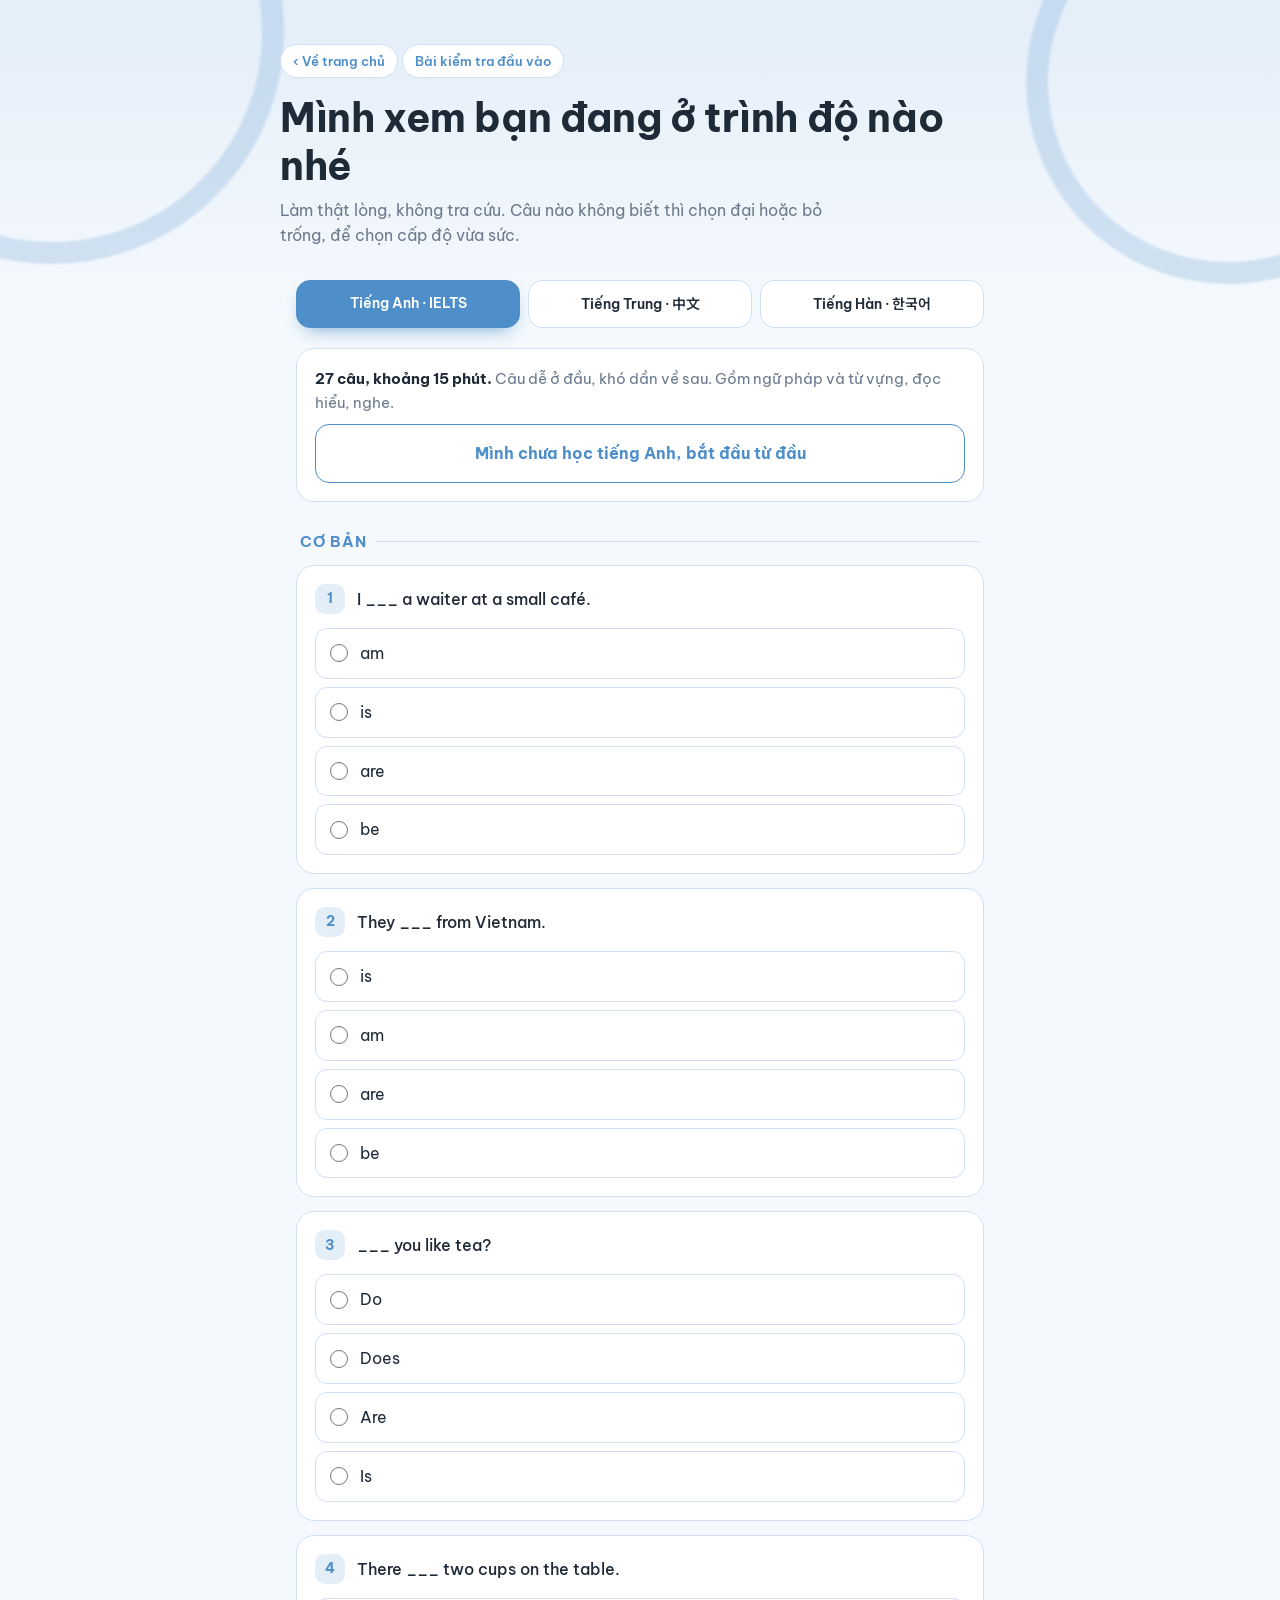
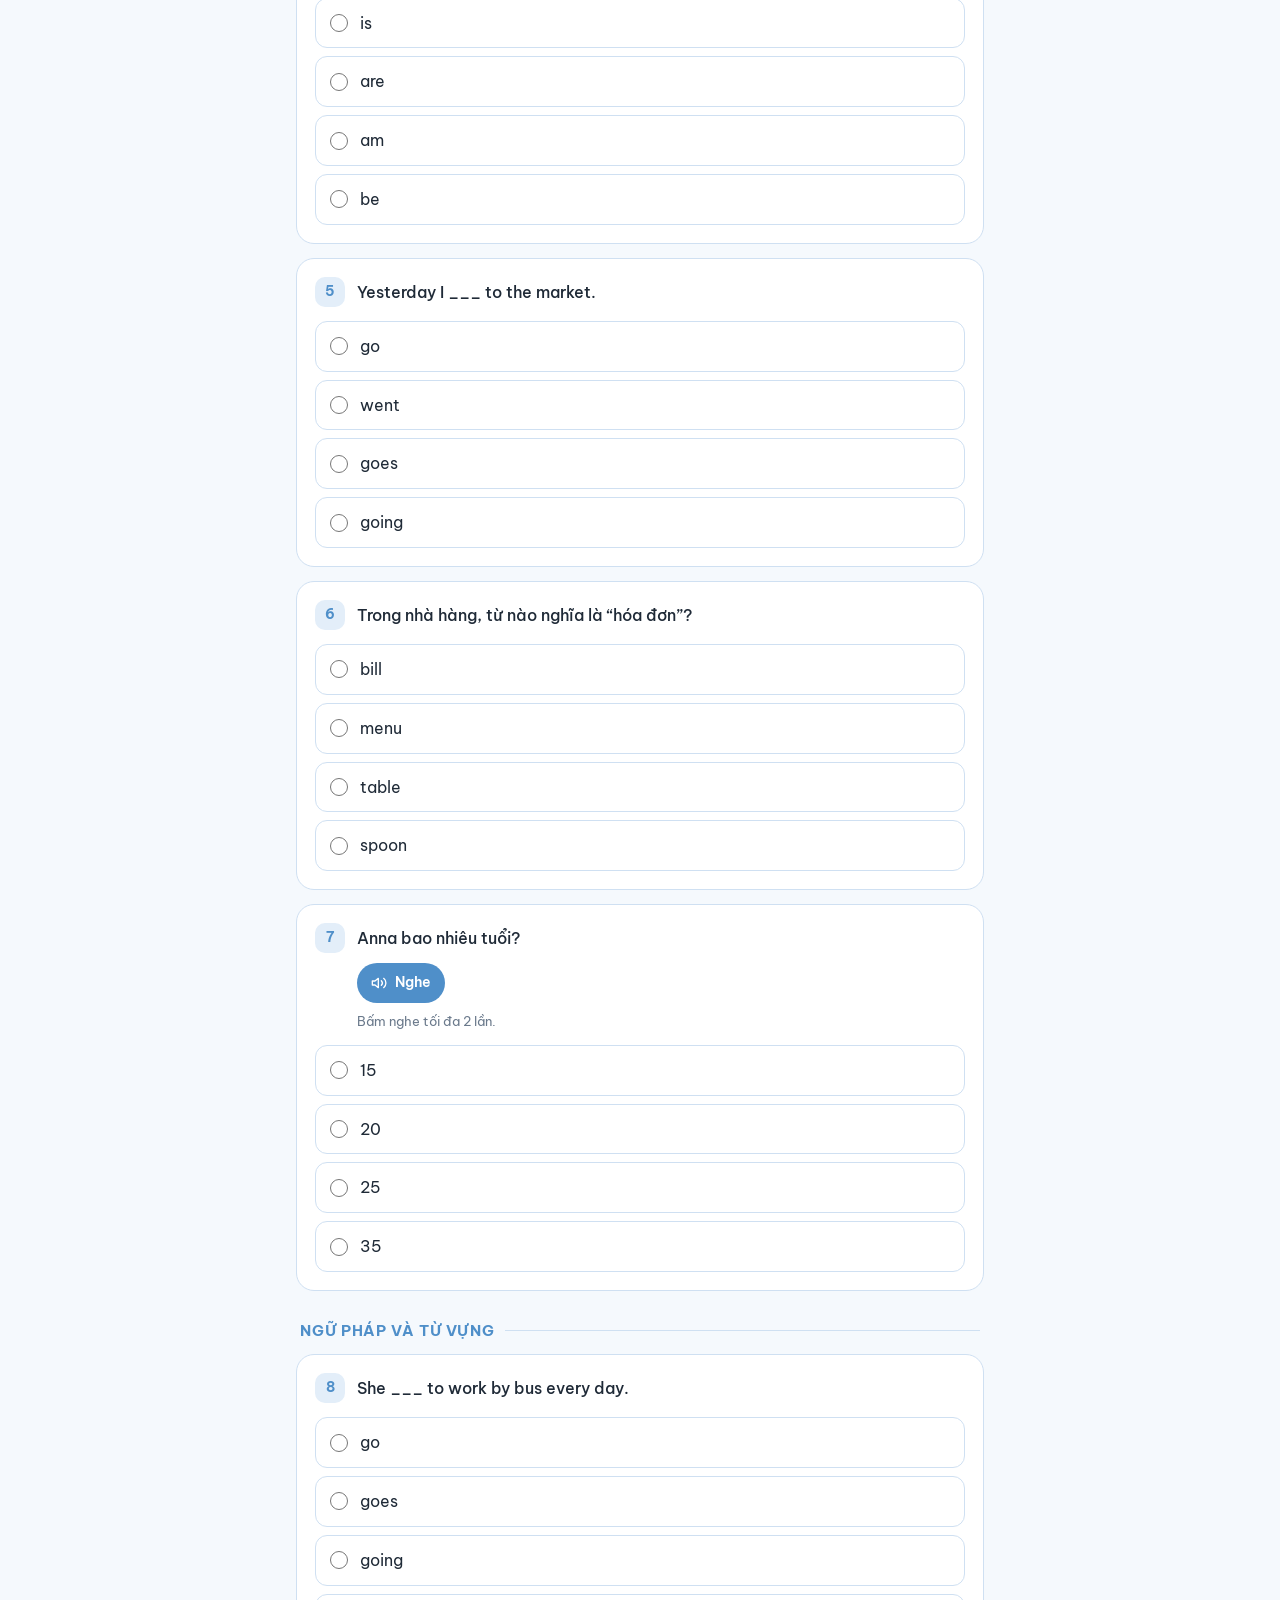
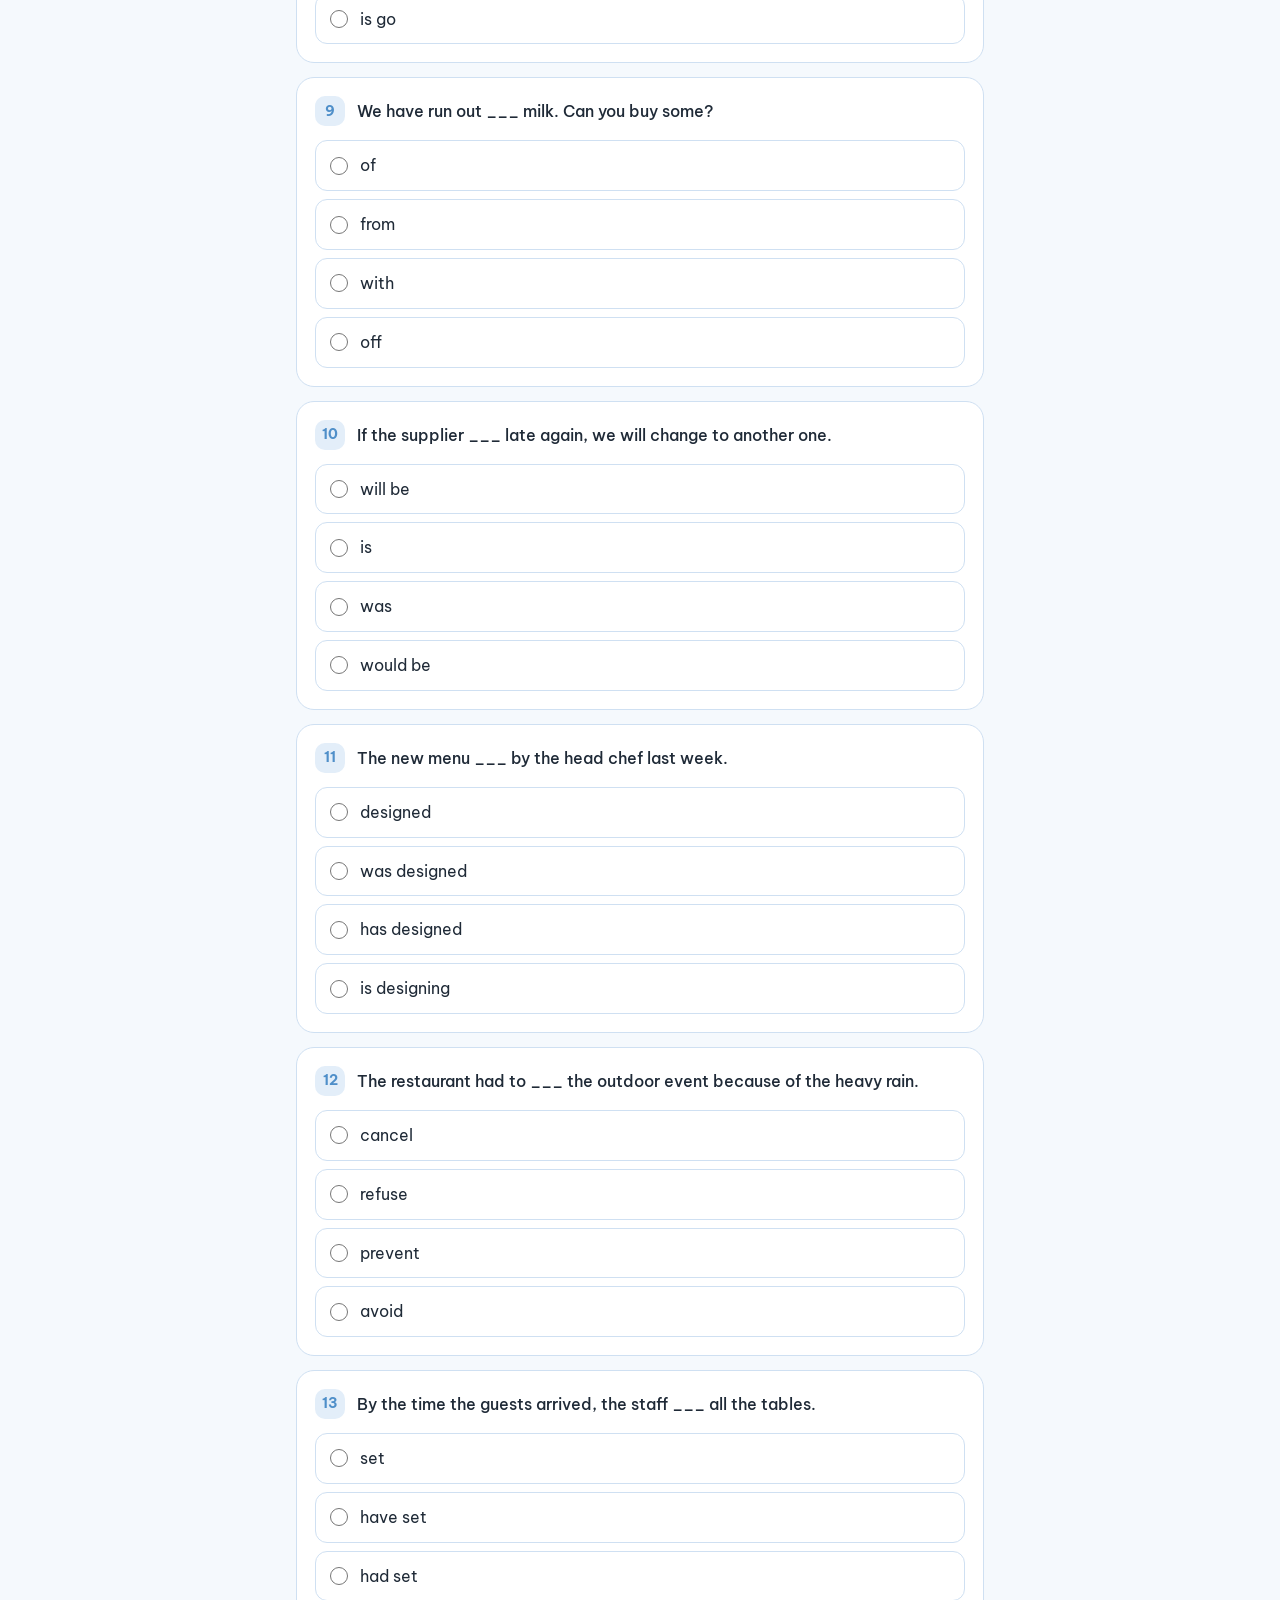
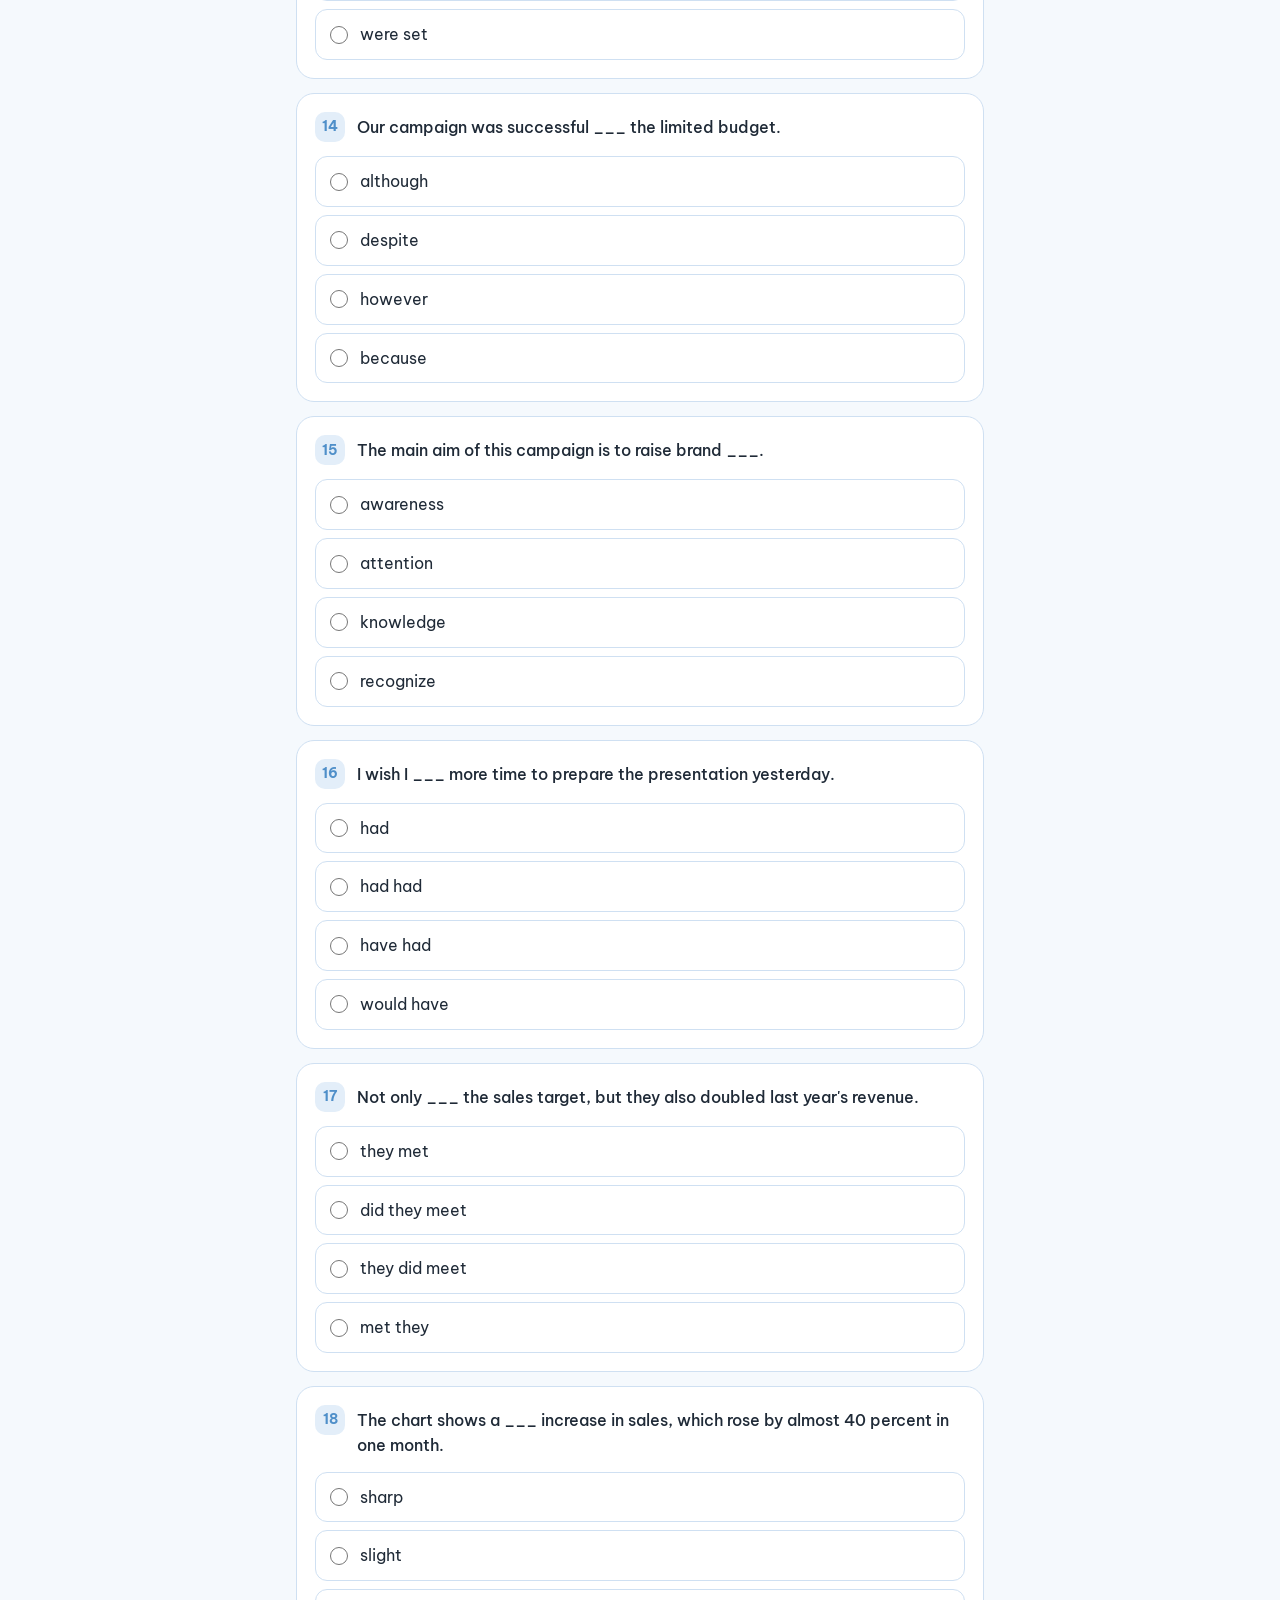
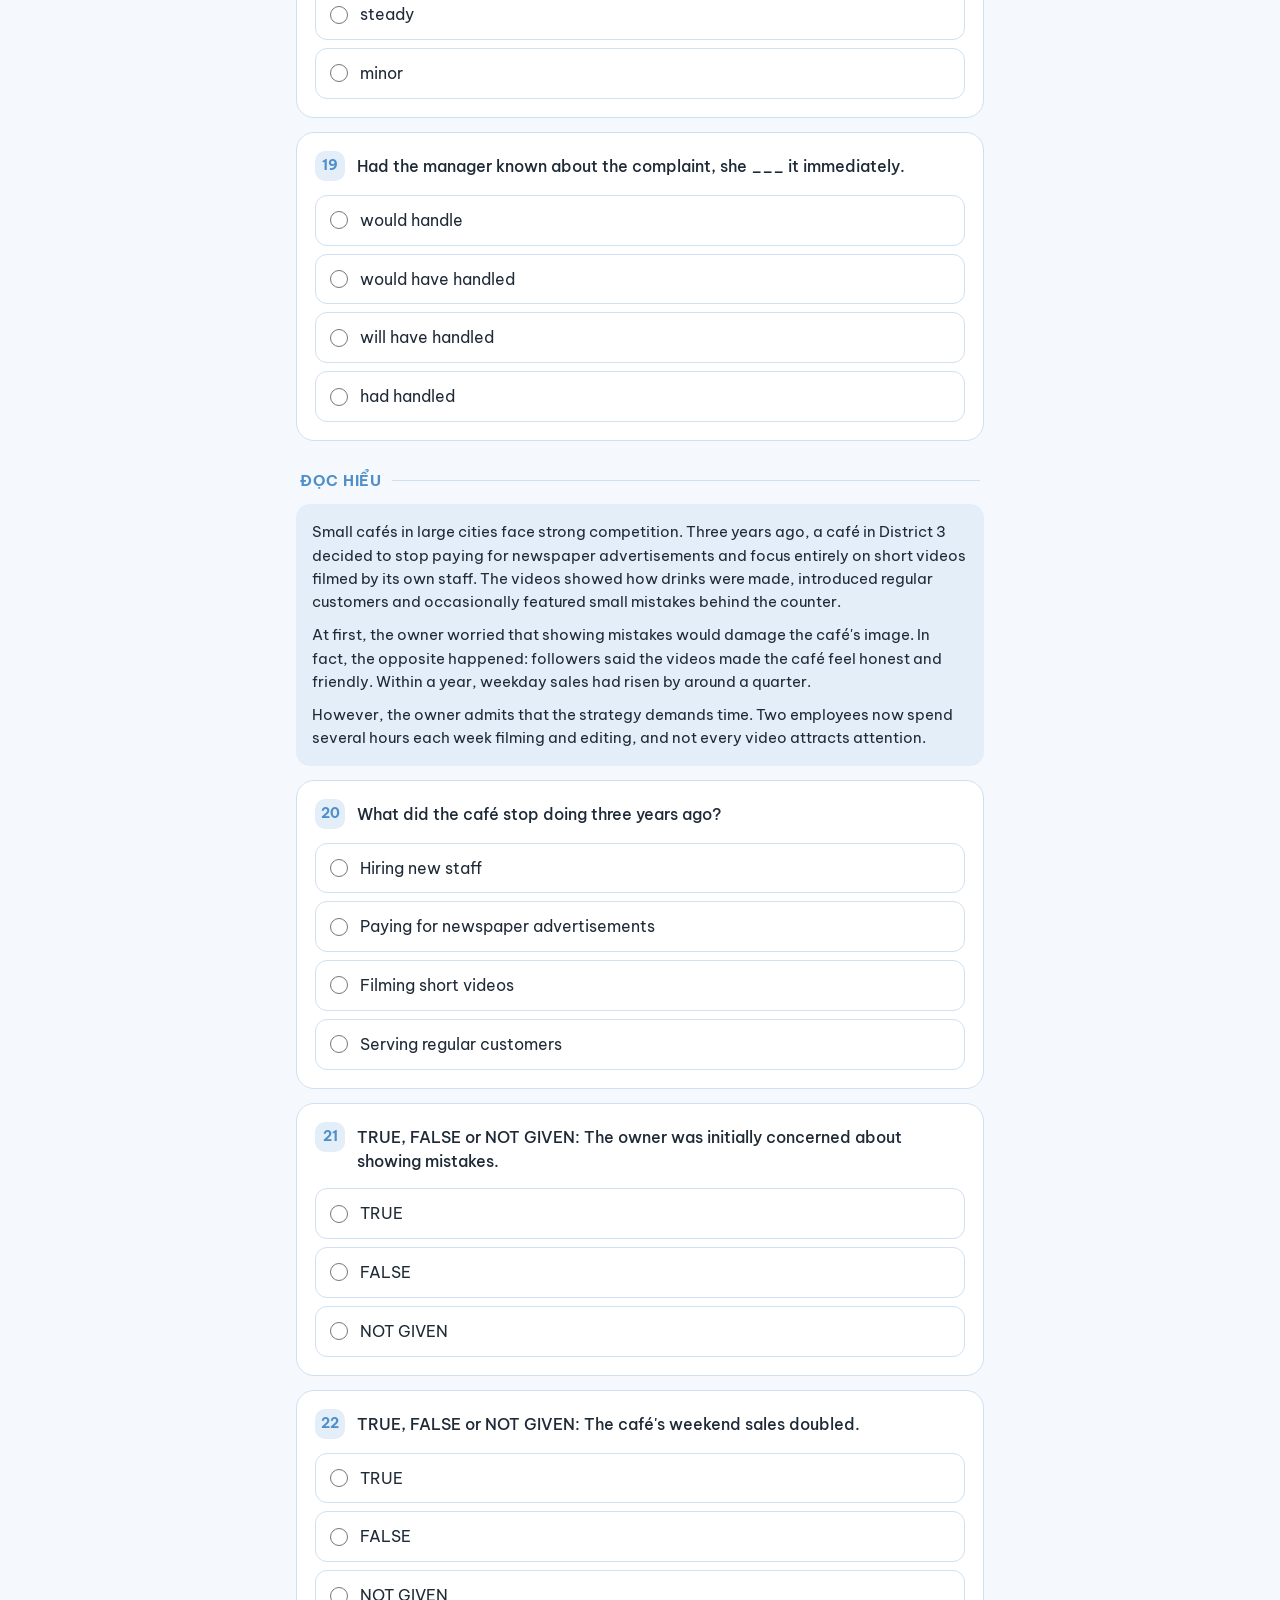
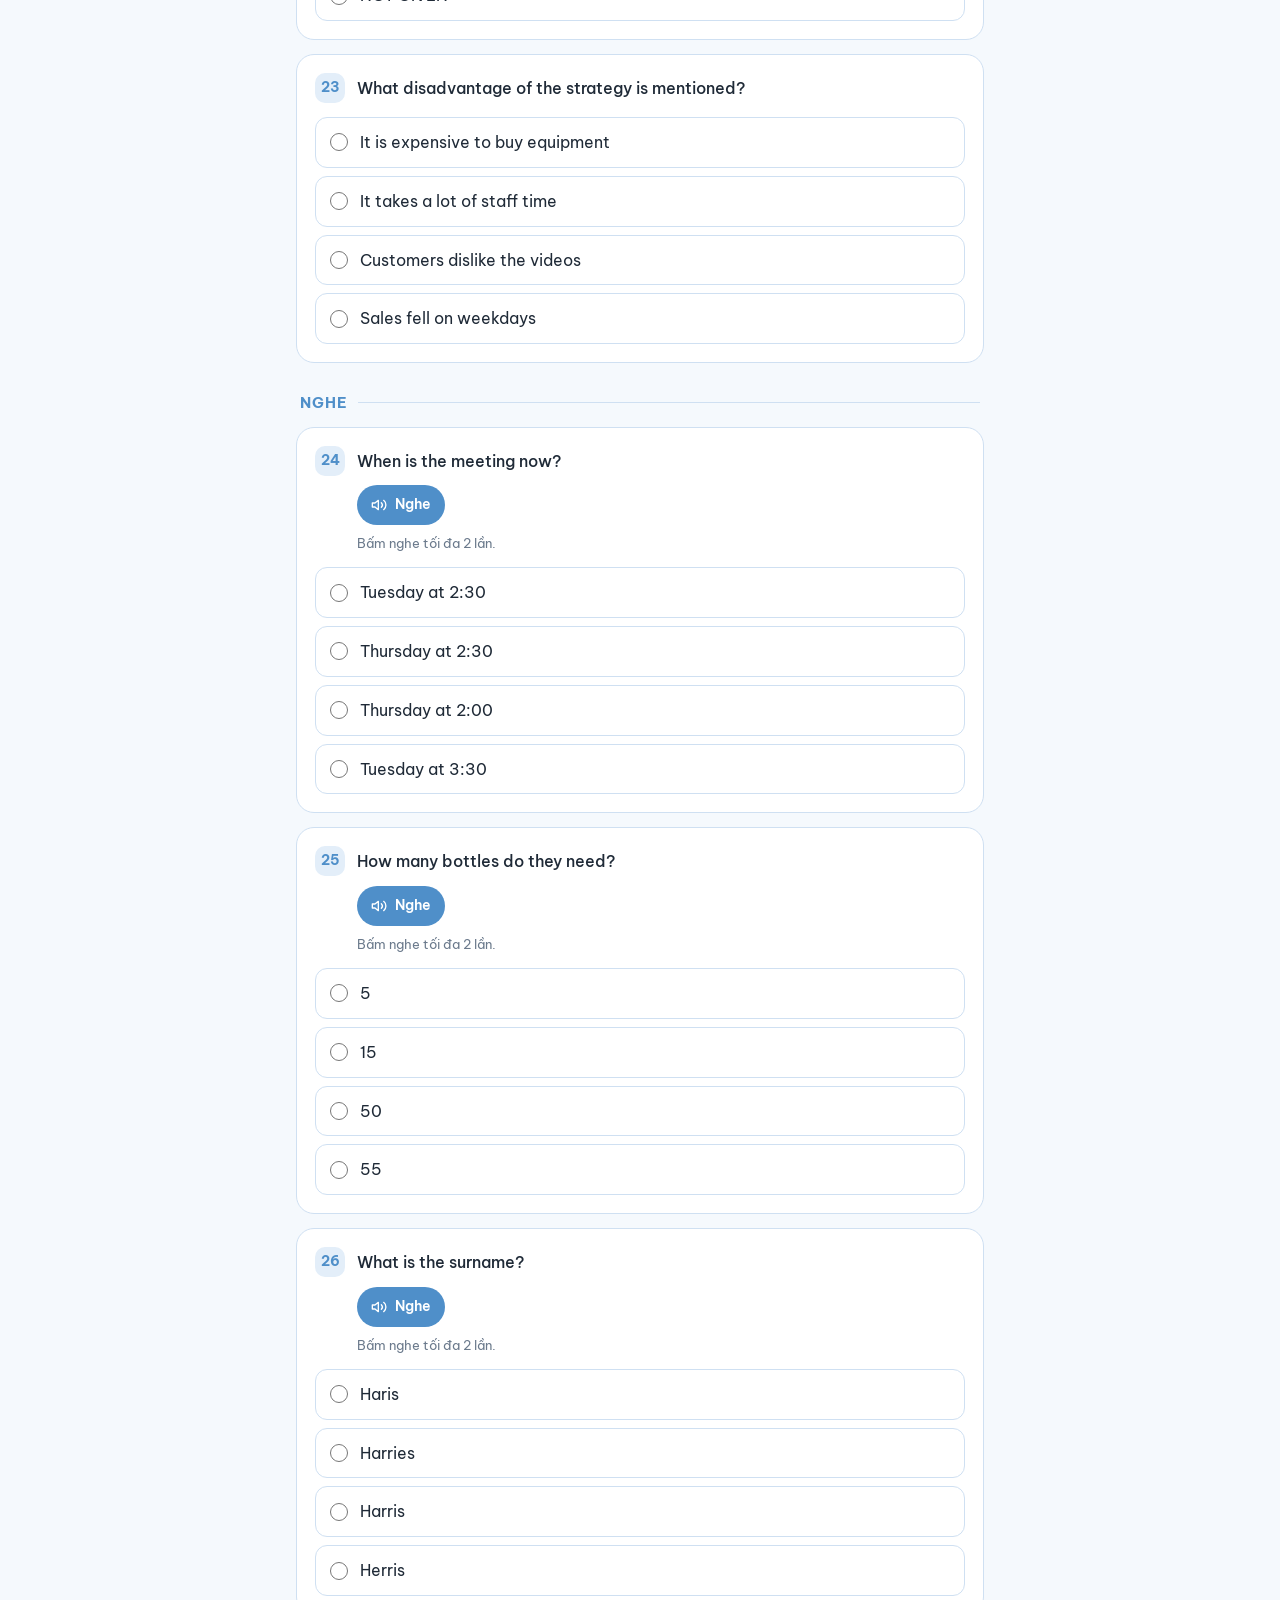
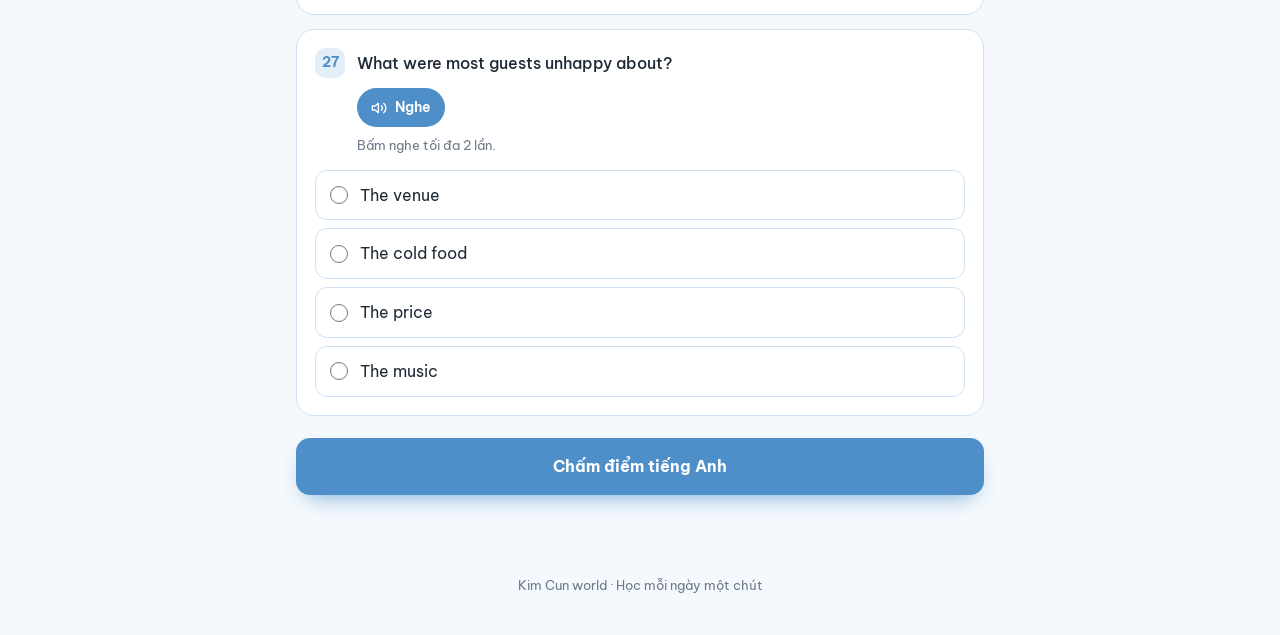
<file: test.html>
<!doctype html>
<html lang="vi">
<head>
<meta charset="utf-8">
<meta name="viewport" content="width=device-width, initial-scale=1">
<title>Kiểm tra đầu vào</title>
<link rel="preconnect" href="https://fonts.googleapis.com">
<link href="https://fonts.googleapis.com/css2?family=Be+Vietnam+Pro:wght@400;500;600;700&family=Noto+Sans+SC:wght@400;500;700&family=Noto+Sans+KR:wght@400;500;700&display=swap" rel="stylesheet">
<style>
:root{
  --bg:#f5f9fd; --surface:#ffffff; --ink:#1f2a37; --muted:#6b7a8c;
  --blue:#8fb8de; --blue-strong:#4f8fc9; --blue-soft:#e3eef9; --blue-line:#cfe0f2;
  --ok:#2f9e6e; --ok-soft:#e3f5ec; --bad:#d0566b; --bad-soft:#fbe8ec;
  --radius:18px;
}
@media (prefers-color-scheme: dark){
  :root:not([data-theme="light"]){
    --bg:#0f1722; --surface:#172231; --ink:#e6edf5; --muted:#93a3b6;
    --blue:#5d8fbf; --blue-strong:#8fbbe6; --blue-soft:#1d2d40; --blue-line:#2a3d55;
    --ok:#5cc79a; --ok-soft:#173528; --bad:#ef8a9c; --bad-soft:#3a1d25;
  }
}
:root[data-theme="dark"]{
  --bg:#0f1722; --surface:#172231; --ink:#e6edf5; --muted:#93a3b6;
  --blue:#5d8fbf; --blue-strong:#8fbbe6; --blue-soft:#1d2d40; --blue-line:#2a3d55;
  --ok:#5cc79a; --ok-soft:#173528; --bad:#ef8a9c; --bad-soft:#3a1d25;
}
*{box-sizing:border-box}
html,body{margin:0}
body{background:var(--bg);color:var(--ink);font-family:"Be Vietnam Pro",system-ui,sans-serif;line-height:1.55;-webkit-font-smoothing:antialiased}
.zh{font-family:"Noto Sans SC","PingFang SC",sans-serif}
.ko{font-family:"Noto Sans KR","Apple SD Gothic Neo","Malgun Gothic",sans-serif}
.prompt .ko{font-size:1.3em}
.hero{position:relative;overflow:hidden;padding:44px 16px 64px;background:linear-gradient(180deg,var(--blue-soft),var(--bg))}
.hero::before,.hero::after{content:"";position:absolute;border-radius:999px;border:22px solid var(--blue);opacity:.35;filter:blur(1px)}
.hero::before{width:420px;height:420px;left:-180px;top:-200px}
.hero::after{width:360px;height:360px;right:-150px;top:-120px}
.wrap{max-width:720px;margin:0 auto;position:relative}
.badge{display:inline-flex;align-items:center;gap:8px;background:var(--surface);border:1px solid var(--blue-line);color:var(--blue-strong);font-weight:600;font-size:13px;padding:6px 12px;border-radius:999px}
h1{font-size:clamp(28px,6vw,40px);line-height:1.2;margin:16px 0 8px;letter-spacing:-.01em}
.lead{color:var(--muted);margin:0;max-width:560px}
.tabs{display:flex;gap:8px;margin:-32px auto 0;max-width:720px;padding:0 16px;position:relative;z-index:2}
.tab{flex:1;border:1px solid var(--blue-line);background:var(--surface);color:var(--ink);font:inherit;font-weight:600;font-size:14px;padding:12px 8px;border-radius:14px;cursor:pointer;transition:.2s}
.tab[aria-selected="true"]{background:var(--blue-strong);border-color:var(--blue-strong);color:#fff;box-shadow:0 8px 20px -10px var(--blue-strong)}
main{max-width:720px;margin:0 auto;padding:20px 16px 80px}
.panel{display:none}.panel.active{display:block}
.intro{background:var(--surface);border:1px solid var(--blue-line);border-radius:var(--radius);padding:18px 18px;margin-bottom:18px;color:var(--muted);font-size:15px}
.intro b{color:var(--ink)}
.section-title{display:flex;align-items:center;gap:10px;margin:28px 4px 12px;font-size:15px;font-weight:700;color:var(--blue-strong);text-transform:uppercase;letter-spacing:.06em}
.section-title::after{content:"";flex:1;height:1px;background:var(--blue-line)}
.q{background:var(--surface);border:1px solid var(--blue-line);border-radius:var(--radius);padding:18px;margin-bottom:14px}
.q-head{display:flex;gap:12px;align-items:flex-start}
.num{flex:none;width:30px;height:30px;border-radius:10px;background:var(--blue-soft);color:var(--blue-strong);display:grid;place-items:center;font-weight:700;font-size:14px}
.prompt{font-weight:500;margin:3px 0 0}
.prompt .zh{font-size:1.25em}
.opts{display:grid;gap:8px;margin-top:14px}
.opt{display:flex;align-items:center;gap:12px;border:1.5px solid var(--blue-line);border-radius:12px;padding:12px 14px;cursor:pointer;transition:.15s;background:transparent}
.opt:hover{border-color:var(--blue)}
.opt input{accent-color:var(--blue-strong);width:18px;height:18px;flex:none;margin:0}
.opt.picked{border-color:var(--blue-strong);background:var(--blue-soft)}
.opt.right{border-color:var(--ok);background:var(--ok-soft)}
.opt.wrong{border-color:var(--bad);background:var(--bad-soft)}
.listen{display:inline-flex;align-items:center;gap:8px;margin-top:12px;border:none;background:var(--blue-strong);color:#fff;font:inherit;font-weight:600;font-size:14px;padding:9px 14px;border-radius:999px;cursor:pointer}
.listen svg{width:16px;height:16px}
.hint{font-size:13px;color:var(--muted);margin-top:8px}
.passage{background:var(--blue-soft);border-radius:14px;padding:16px;font-size:15px;margin-bottom:14px}
.passage p{margin:0 0 10px}.passage p:last-child{margin:0}
.submit{display:block;width:100%;margin-top:22px;border:none;background:var(--blue-strong);color:#fff;font:inherit;font-weight:700;font-size:16px;padding:16px;border-radius:14px;cursor:pointer;box-shadow:0 10px 24px -12px var(--blue-strong)}
.ghost{background:var(--surface);color:var(--blue-strong);border:1.5px solid var(--blue-strong);box-shadow:none}
.result{display:none;background:var(--surface);border:1.5px solid var(--blue-strong);border-radius:var(--radius);padding:22px;margin-top:22px}
.result.show{display:block}
.result h3{margin:0 0 4px;font-size:22px}
.score{font-size:44px;font-weight:700;color:var(--blue-strong);line-height:1.1;margin:10px 0}
.result ul{padding-left:20px;margin:10px 0 0;color:var(--muted)}
.result li{margin-bottom:4px}
.note{font-size:13px;color:var(--muted);margin-top:12px}
.skip{margin-top:10px}
footer{text-align:center;color:var(--muted);font-size:13px;padding:0 16px 40px}
</style>
</head>
<body>
<header class="hero">
  <div class="wrap">
    <a class="badge" href="./" style="text-decoration:none">‹ Về trang chủ</a> <span class="badge">Bài kiểm tra đầu vào</span> 
    <h1>Mình xem bạn đang ở trình độ nào nhé</h1>
    <p class="lead">Làm thật lòng, không tra cứu. Câu nào không biết thì chọn đại hoặc bỏ trống, để chọn cấp độ vừa sức.</p>
  </div>
</header>

<div class="tabs" role="tablist">
  <button class="tab" role="tab" aria-selected="true" data-tab="en">Tiếng Anh · IELTS</button>
  <button class="tab" role="tab" aria-selected="false" data-tab="zh">Tiếng Trung · <span class="zh">中文</span></button>
  <button class="tab" role="tab" aria-selected="false" data-tab="ko">Tiếng Hàn · <span class="ko">한국어</span></button>
</div>

<main>
  <!-- ENGLISH -->
  <section class="panel active" id="panel-en">
    <div class="intro"><b>27 câu, khoảng 15 phút.</b> Câu dễ ở đầu, khó dần về sau. Gồm ngữ pháp và từ vựng, đọc hiểu, nghe.
      <button class="submit ghost skip" id="en-skip">Mình chưa học tiếng Anh, bắt đầu từ đầu</button></div>
    <div id="en-qs"></div>
    <button class="submit" id="en-submit">Chấm điểm tiếng Anh</button>
    <div class="result" id="en-result"></div>
  </section>

  <!-- CHINESE -->
  <section class="panel" id="panel-zh">
    <div class="intro"><b>13 câu, khoảng 10 phút.</b> Gồm nghĩa từ, pinyin, thanh điệu, câu giao tiếp, nghe và chữ Hán.
      <button class="submit ghost skip" id="zh-skip">Mình chưa học tiếng Trung, bắt đầu từ con số 0</button>
    </div>
    <div id="zh-qs"></div>
    <button class="submit" id="zh-submit">Chấm điểm tiếng Trung</button>
    <div class="result" id="zh-result"></div>
  </section>
  <!-- KOREAN -->
  <section class="panel" id="panel-ko">
    <div class="intro"><b>12 câu, khoảng 8 phút.</b> Gồm chữ Hangul, nghe, nghĩa từ và câu giao tiếp cơ bản.
      <button class="submit ghost skip" id="ko-skip">Mình chưa học tiếng Hàn, bắt đầu từ bảng chữ cái</button>
    </div>
    <div id="ko-qs"></div>
    <button class="submit" id="ko-submit">Chấm điểm tiếng Hàn</button>
    <div class="result" id="ko-result"></div>
  </section>
</main>
<footer>Kim Cun world · Học mỗi ngày một chút</footer>

<script>
const SPEAKER='<svg viewBox="0 0 24 24" fill="none" stroke="currentColor" stroke-width="2" stroke-linecap="round" stroke-linejoin="round"><path d="M11 5 6 9H2v6h4l5 4V5z"/><path d="M15.5 8.5a5 5 0 0 1 0 7"/><path d="M19 5a9 9 0 0 1 0 14"/></svg>';

const EN=[
 {sec:"Cơ bản"},
 {lv:"A1",q:"I ___ a waiter at a small café.",o:["am","is","are","be"],a:0},
 {lv:"A1",q:"They ___ from Vietnam.",o:["is","am","are","be"],a:2},
 {lv:"A1",q:"___ you like tea?",o:["Do","Does","Are","Is"],a:0},
 {lv:"A1",q:"There ___ two cups on the table.",o:["is","are","am","be"],a:1},
 {lv:"A1",q:"Yesterday I ___ to the market.",o:["go","went","goes","going"],a:1},
 {lv:"A1",q:"Trong nhà hàng, từ nào nghĩa là “hóa đơn”?",o:["bill","menu","table","spoon"],a:0},
 {lv:"A1",say:"Hello, my name is Anna. I am twenty-five years old.",q:"Anna bao nhiêu tuổi?",o:["15","20","25","35"],a:2},
 {sec:"Ngữ pháp và từ vựng"},
 {lv:"A2",q:"She ___ to work by bus every day.",o:["go","goes","going","is go"],a:1},
 {lv:"A2",q:"We have run out ___ milk. Can you buy some?",o:["of","from","with","off"],a:0},
 {lv:"B1",q:"If the supplier ___ late again, we will change to another one.",o:["will be","is","was","would be"],a:1},
 {lv:"B1",q:"The new menu ___ by the head chef last week.",o:["designed","was designed","has designed","is designing"],a:1},
 {lv:"B1",q:"The restaurant had to ___ the outdoor event because of the heavy rain.",o:["cancel","refuse","prevent","avoid"],a:0},
 {lv:"B2",q:"By the time the guests arrived, the staff ___ all the tables.",o:["set","have set","had set","were set"],a:2},
 {lv:"B2",q:"Our campaign was successful ___ the limited budget.",o:["although","despite","however","because"],a:1},
 {lv:"B2",q:"The main aim of this campaign is to raise brand ___.",o:["awareness","attention","knowledge","recognize"],a:0},
 {lv:"B2",q:"I wish I ___ more time to prepare the presentation yesterday.",o:["had","had had","have had","would have"],a:1},
 {lv:"C1",q:"Not only ___ the sales target, but they also doubled last year's revenue.",o:["they met","did they meet","they did meet","met they"],a:1},
 {lv:"C1",q:"The chart shows a ___ increase in sales, which rose by almost 40 percent in one month.",o:["sharp","slight","steady","minor"],a:0},
 {lv:"C1",q:"Had the manager known about the complaint, she ___ it immediately.",o:["would handle","would have handled","will have handled","had handled"],a:1},
 {sec:"Đọc hiểu",passage:[
  "Small cafés in large cities face strong competition. Three years ago, a café in District 3 decided to stop paying for newspaper advertisements and focus entirely on short videos filmed by its own staff. The videos showed how drinks were made, introduced regular customers and occasionally featured small mistakes behind the counter.",
  "At first, the owner worried that showing mistakes would damage the café's image. In fact, the opposite happened: followers said the videos made the café feel honest and friendly. Within a year, weekday sales had risen by around a quarter.",
  "However, the owner admits that the strategy demands time. Two employees now spend several hours each week filming and editing, and not every video attracts attention."]},
 {lv:"B1",q:"What did the café stop doing three years ago?",o:["Hiring new staff","Paying for newspaper advertisements","Filming short videos","Serving regular customers"],a:1},
 {lv:"B2",q:"TRUE, FALSE or NOT GIVEN: The owner was initially concerned about showing mistakes.",o:["TRUE","FALSE","NOT GIVEN"],a:0},
 {lv:"C1",q:"TRUE, FALSE or NOT GIVEN: The café's weekend sales doubled.",o:["TRUE","FALSE","NOT GIVEN"],a:2},
 {lv:"B2",q:"What disadvantage of the strategy is mentioned?",o:["It is expensive to buy equipment","It takes a lot of staff time","Customers dislike the videos","Sales fell on weekdays"],a:1},
 {sec:"Nghe"},
 {lv:"B1",say:"The meeting has been moved from Tuesday to Thursday, at half past two.",q:"When is the meeting now?",o:["Tuesday at 2:30","Thursday at 2:30","Thursday at 2:00","Tuesday at 3:30"],a:1},
 {lv:"B1",say:"For the party, we need fifteen bottles of orange juice, not fifty.",q:"How many bottles do they need?",o:["5","15","50","55"],a:1},
 {lv:"B2",say:"Could you spell your surname, please? Yes, it's H, A, R, R, I, S.",q:"What is the surname?",o:["Haris","Harries","Harris","Herris"],a:2},
 {lv:"C1",say:"Although the venue was beautiful, most guests complained that the food arrived cold.",q:"What were most guests unhappy about?",o:["The venue","The cold food","The price","The music"],a:1}
];

const ZH=[
 {sec:"Nền tảng"},
 {lv:1,q:'<span class="zh">你好</span> nghĩa là gì?',o:["Xin chào","Cảm ơn","Tạm biệt","Xin lỗi"],a:0},
 {lv:1,q:'Pinyin đúng của <span class="zh">谢谢</span> (cảm ơn) là:',o:["xièxie","xiàxia","shèshe","jièjie"],a:0},
 {lv:1,q:"Chữ mā có dấu ngang phía trên là thanh mấy?",o:["Thanh 1: cao và đều","Thanh 2: đi lên","Thanh 3: xuống rồi lên","Thanh 4: đi xuống mạnh"],a:0},
 {lv:1,q:'<span class="zh">十五</span> là số mấy?',o:["5","15","50","105"],a:1},
 {lv:1,q:'Chữ <span class="zh">人</span> (người) có mấy nét?',o:["1 nét","2 nét","3 nét","4 nét"],a:1},
 {sec:"Giao tiếp"},
 {lv:1,q:"Muốn hỏi “Cái này bao nhiêu tiền?”, nói câu nào?",o:['<span class="zh">这个多少钱？</span>','<span class="zh">这个是什么？</span>','<span class="zh">你去哪儿？</span>','<span class="zh">现在几点？</span>'],a:0},
 {lv:1,say:"我要一杯咖啡。",q:"Người nói muốn gì?",o:["Một ly cà phê","Một ly trà","Không uống cà phê","Hỏi giá cà phê"],a:0},
 {lv:2,q:'Điền lượng từ: <span class="zh">一___书</span> (một quyển sách)',o:['<span class="zh">本</span>','<span class="zh">杯</span>','<span class="zh">只</span>','<span class="zh">件</span>'],a:0},
 {lv:2,q:"Câu nào đúng trật tự cho “Tôi làm việc ở nhà hàng”?",o:['<span class="zh">我在饭馆工作。</span>','<span class="zh">我工作在饭馆。</span>','<span class="zh">饭馆我在工作。</span>','<span class="zh">在工作我饭馆。</span>'],a:0},
 {lv:2,q:'<span class="zh">他比我高。</span> nghĩa là gì?',o:["Anh ấy cao hơn tôi","Tôi cao hơn anh ấy","Anh ấy cao bằng tôi","Anh ấy không cao"],a:0},
 {lv:2,say:"服务员，买单。",q:"Người nói đang làm gì?",o:["Gọi món","Gọi tính tiền","Hỏi nhà vệ sinh","Đặt bàn"],a:1},
 {sec:"Nâng cao"},
 {lv:3,q:'<span class="zh">我把菜单放在桌子上了。</span> nghĩa là gì?',o:["Tôi đã đặt thực đơn lên bàn rồi","Tôi đang tìm thực đơn trên bàn","Thực đơn không có trên bàn","Tôi muốn xem thực đơn"],a:0},
 {lv:3,q:'Điền vào chỗ trống: <span class="zh">这家店的咖啡___好喝___便宜。</span> (vừa ngon vừa rẻ)',o:['<span class="zh">又…又…</span>','<span class="zh">因为…所以…</span>','<span class="zh">如果…就…</span>','<span class="zh">不但…而且没…</span>'],a:0}
];

const ks=t=>`<span class="ko">${t}</span>`;
const KO=[
 {sec:"Chữ Hangul"},
 {lv:1,q:`${ks("아")} đọc là:`,o:["a","ơ","ô","u"],a:0},
 {lv:1,q:`${ks("ㄱ + ㅗ")} ghép thành:`,o:[ks("고"),ks("거"),ks("구"),ks("가")],a:0},
 {lv:1,say:"우유",q:"Nghe và chọn từ đúng",o:[ks("우유"),ks("여우"),ks("오이"),ks("이유")],a:0},
 {lv:1,say:"까",q:"Nghe và chọn âm đúng",o:[ks("까"),ks("가"),ks("카")],a:0},
 {lv:1,q:`${ks("밥")} đọc là:`,o:["bap","bam","pab","bak"],a:0},
 {sec:"Từ vựng và câu cơ bản"},
 {lv:2,q:`${ks("안녕하세요")} nghĩa là gì?`,o:["Xin chào","Cảm ơn","Tạm biệt","Xin lỗi"],a:0},
 {lv:2,q:`${ks("학생")} nghĩa là gì?`,o:["Học sinh","Trường học","Giáo viên","Bạn bè"],a:0},
 {lv:2,q:`Điền vào chỗ trống: 저___ 베트남 사람입니다. (Tôi là người Việt Nam)`,o:[ks("는"),ks("을"),ks("에"),ks("가")],a:0},
 {lv:2,say:"감사합니다",q:"Người nói muốn nói gì?",o:["Cảm ơn","Xin chào","Xin lỗi","Tạm biệt"],a:0},
 {sec:"Nâng cao"},
 {lv:3,q:`${ks("어제 친구를 만났어요.")} nghĩa là gì?`,o:["Hôm qua tôi đã gặp bạn","Ngày mai tôi gặp bạn","Tôi đang gặp bạn","Bạn tôi đã đi"],a:0},
 {lv:3,q:`Chọn câu đúng cho “Cho tôi 2 ly cà phê”:`,o:[ks("커피 두 잔 주세요."),ks("커피 둘 잔 주세요."),ks("커피 이 잔 주세요."),ks("두 커피 잔 주세요.")],a:0},
 {lv:3,q:`${ks("비가 와서 집에 있었어요.")} nghĩa là gì?`,o:["Vì trời mưa nên tôi đã ở nhà","Trời mưa nhưng tôi đã ra ngoài","Nếu trời mưa tôi sẽ ở nhà","Tôi thích ở nhà khi trời mưa"],a:0}
];
function speak(text,lang){
  if(!("speechSynthesis" in window)){alert("Thiết bị này chưa hỗ trợ đọc to.");return;}
  speechSynthesis.cancel();
  const u=new SpeechSynthesisUtterance(text);
  u.lang=lang; u.rate=lang.startsWith("zh")?0.8:0.9;
  const v=speechSynthesis.getVoices().find(v=>v.lang.replace("_","-").startsWith(lang));
  if(v)u.voice=v;
  speechSynthesis.speak(u);
}

function render(list,el,key,lang){
  let n=0,html="";
  list.forEach((it,i)=>{
    if(it.sec){
      html+=`<div class="section-title">${it.sec}</div>`;
      if(it.passage)html+=`<div class="passage">${it.passage.map(p=>`<p>${p}</p>`).join("")}</div>`;
      return;
    }
    n++;
    const audio=it.say?`<button class="listen" type="button" data-say="${it.say}" data-lang="${lang}">${SPEAKER} Nghe</button><div class="hint">Bấm nghe tối đa 2 lần.</div>`:"";
    html+=`<div class="q" data-i="${i}"><div class="q-head"><span class="num">${n}</span><div><p class="prompt">${it.q}</p>${audio}</div></div><div class="opts">`+
      it.o.map((o,j)=>`<label class="opt"><input type="radio" name="${key}${i}" value="${j}"><span>${o}</span></label>`).join("")+`</div></div>`;
  });
  el.innerHTML=html;
}
render(EN,document.getElementById("en-qs"),"en","en-GB");
render(ZH,document.getElementById("zh-qs"),"zh","zh-CN");
render(KO,document.getElementById("ko-qs"),"ko","ko-KR");

document.addEventListener("change",e=>{
  if(e.target.type!=="radio")return;
  e.target.closest(".opts").querySelectorAll(".opt").forEach(l=>l.classList.toggle("picked",l.contains(e.target)));
});
document.addEventListener("click",e=>{
  const b=e.target.closest(".listen"); if(b)speak(b.dataset.say,b.dataset.lang);
});
document.querySelectorAll(".tab").forEach(t=>t.addEventListener("click",()=>{
  document.querySelectorAll(".tab").forEach(x=>x.setAttribute("aria-selected",x===t));
  document.querySelectorAll(".panel").forEach(p=>p.classList.toggle("active",p.id==="panel-"+t.dataset.tab));
}));

function grade(list,key){
  const res=[];
  list.forEach((it,i)=>{
    if(it.sec)return;
    const pick=document.querySelector(`input[name="${key}${i}"]:checked`);
    const val=pick?+pick.value:-1, ok=val===it.a;
    res.push({lv:it.lv,ok});
    const q=document.querySelector(`#${key}-qs .q[data-i="${i}"]`);
    q.querySelectorAll(".opt").forEach((l,j)=>{
      l.classList.remove("picked","right","wrong");
      if(j===it.a)l.classList.add("right"); else if(j===val)l.classList.add("wrong");
    });
  });
  return res;
}

document.getElementById("en-submit").onclick=()=>{
  const r=grade(EN,"en"), s=r.filter(x=>x.ok).length;
  const byLv={};r.forEach(x=>{byLv[x.lv]=byLv[x.lv]||[0,0];byLv[x.lv][1]++;if(x.ok)byLv[x.lv][0]++;});
  let lvl,band;
  if(s<=6){lvl="A1";band="dưới 3.5";}
  else if(s<=10){lvl="A2";band="khoảng 3.5 đến 4.5";}
  else if(s<=15){lvl="B1";band="khoảng 4.5 đến 5.5";}
  else if(s<=20){lvl="B2";band="khoảng 5.5 đến 6.5";}
  else if(s<=24){lvl="B2 đến C1";band="khoảng 6.5 đến 7.0";}
  else{lvl="C1";band="khoảng 7.0 trở lên";}
  const lvn=s<=10?1:s<=15?2:s<=20?3:s<=24?4:5;saveLv("en",lvn);
  const el=document.getElementById("en-result");
  el.innerHTML=`<h3>Kết quả tiếng Anh</h3><div class="score">${s}/${r.length}</div>
   <p>Trình độ ước tính: <b>${lvl}</b>, tương đương IELTS Reading và Listening <b>${band}</b>.</p><p>Gợi ý cấp độ luyện tập: <b>Band ${["4.5","5.5","6.5","7.5","8.0"][lvn-1]}</b> (đã lưu vào hồ sơ).</p>${goBtn("en")}
   <ul>${Object.entries(byLv).map(([k,v])=>`<li>Câu mức ${k}: đúng ${v[0]}/${v[1]}</li>`).join("")}</ul>
   <button class="submit ghost" id="en-copy">Sao chép kết quả gửi cho Claude</button>
   <p class="note">Đây là ước lượng nhanh, chưa có Viết và Nói. Đáp án đúng đã được tô xanh ở từng câu.</p>`;
  el.classList.add("show");
  document.getElementById("en-copy").onclick=()=>copy(`Kết quả tiếng Anh: ${s}/${r.length}, trình độ ${lvl}, IELTS ước tính ${band}. Chi tiết: `+Object.entries(byLv).map(([k,v])=>`${k} ${v[0]}/${v[1]}`).join(", "));
  el.scrollIntoView({behavior:"smooth"});
};

function zhResult(level,detail){
  saveLv("zh",Math.min(5,level+1));
  const el=document.getElementById("zh-result");
  const map={0:["Bắt đầu từ con số 0","Học pinyin, 4 thanh điệu, nét cơ bản của chữ Hán và câu chào hỏi."],
    1:["Mức HSK1","Đã có nền tảng, củng cố phát âm và học tiếp mẫu câu HSK2."],
    2:["Mức HSK2","Giao tiếp cơ bản ổn, học tiếp cấu trúc HSK3 và hội thoại công việc."],
    3:["Mức HSK3 trở lên","Có thể học hội thoại F&B và marketing dài hơn, kèm viết đoạn ngắn."]};
  el.innerHTML=`<h3>Kết quả tiếng Trung</h3><div class="score" style="font-size:30px">${map[level][0]}</div><p>${map[level][1]}</p>${detail}
   <p>Gợi ý cấp độ luyện tập: <b>HSK${Math.min(5,level+1)}</b> (đã lưu vào hồ sơ).</p>${goBtn("zh")}<button class="submit ghost" id="zh-copy">Sao chép kết quả gửi cho Claude</button>`;
  el.classList.add("show");
  document.getElementById("zh-copy").onclick=()=>copy(`Kết quả tiếng Trung: ${map[level][0]}. `+el.dataset.raw);
  el.scrollIntoView({behavior:"smooth"});
}
document.getElementById("zh-submit").onclick=()=>{
  const r=grade(ZH,"zh");
  const c=l=>r.filter(x=>x.lv===l&&x.ok).length, t=l=>r.filter(x=>x.lv===l).length;
  const h1=c(1),h2=c(2),h3=c(3);
  let level=0; if(h1>=5){level=1; if(h2>=3){level=2; if(h3>=2)level=3;}}
  const raw=`HSK1 ${h1}/${t(1)}, HSK2 ${h2}/${t(2)}, HSK3 ${h3}/${t(3)}`;
  document.getElementById("zh-result").dataset.raw=raw;
  zhResult(level,`<ul><li>Câu mức HSK1: đúng ${h1}/${t(1)}</li><li>Câu mức HSK2: đúng ${h2}/${t(2)}</li><li>Câu mức HSK3: đúng ${h3}/${t(3)}</li></ul>`);
};
document.getElementById("zh-skip").onclick=()=>{
  document.getElementById("zh-result").dataset.raw="Chưa học tiếng Trung.";
  zhResult(0,"");
};

document.getElementById("en-skip").onclick=()=>{
  saveLv("en",1);const el=document.getElementById("en-result");
  el.innerHTML=`<h3>Bắt đầu từ đầu</h3><p>Lộ trình sẽ đi từ phát âm và ngữ pháp cơ bản, mỗi ngày 6 từ mới.</p>${goBtn("en")}`;
  el.classList.add("show");el.scrollIntoView({behavior:"smooth"});
};
/* Ghi cấp độ vào hồ sơ đang học và đánh dấu đã làm bài kiểm tra */
function saveLv(m,lv){
  try{const o=JSON.parse(localStorage.getItem("kc-world-testlv")||"{}");o[m]=lv;localStorage.setItem("kc-world-testlv",JSON.stringify(o));}catch(e){}
  try{const list=JSON.parse(localStorage.getItem("kc-world-profiles")||"[]"),cur=localStorage.getItem("kc-world-current")||"KC";
    const p=list.find(x=>x.id===cur);if(p){p.lv=Object.assign({},p.lv,{[m]:lv});p.test=Object.assign({},p.test,{[m]:new Date().toISOString().slice(0,10)});localStorage.setItem("kc-world-profiles",JSON.stringify(list));}}catch(e){}
}
function goBtn(m){return `<a class="submit" href="./#/${m}" style="text-align:center;text-decoration:none">Vào học ${({en:"tiếng Anh",zh:"tiếng Trung",ko:"tiếng Hàn"})[m]}</a>`;}
function koResult(level,detail){
  saveLv("ko",level);
  const map={1:["Sơ cấp 1","Bắt đầu từ bảng chữ Hangul, phát âm và câu chào hỏi."],2:["Sơ cấp 2","Đã đọc được Hangul và câu cơ bản, học tiếp ngữ pháp sơ cấp."],3:["Trung cấp 1","Nắm khá chắc sơ cấp, học tiếp hội thoại dài và ngữ pháp trung cấp."]};
  const el=document.getElementById("ko-result");
  el.innerHTML=`<h3>Kết quả tiếng Hàn</h3><div class="score" style="font-size:30px">${map[level][0]}</div><p>${map[level][1]}</p>${detail}<p>Cấp độ đã lưu vào hồ sơ.</p>${goBtn("ko")}`;
  el.classList.add("show");el.scrollIntoView({behavior:"smooth"});
}
document.getElementById("ko-submit").onclick=()=>{
  const r=grade(KO,"ko"),c=l=>r.filter(x=>x.lv===l&&x.ok).length,t=l=>r.filter(x=>x.lv===l).length;
  const h1=c(1),h2=c(2),h3=c(3);let level=1;if(h1>=4&&h2>=3){level=2;if(h3>=2)level=3;}
  koResult(level,`<ul><li>Chữ Hangul: đúng ${h1}/${t(1)}</li><li>Từ vựng và câu cơ bản: đúng ${h2}/${t(2)}</li><li>Nâng cao: đúng ${h3}/${t(3)}</li></ul>`);
};
document.getElementById("ko-skip").onclick=()=>koResult(1,"");
/* Mở từ web: chỉ hiện môn được chọn */
(function(){const m=new URLSearchParams(location.search).get("m");if(m==="en"||m==="zh"||m==="ko"){document.querySelector(".tabs").style.display="none";document.querySelectorAll(".panel").forEach(p=>p.classList.toggle("active",p.id==="panel-"+m));}})();

function copy(text){
  const done=()=>alert("Đã sao chép kết quả.");
  if(navigator.clipboard)navigator.clipboard.writeText(text).then(done,()=>prompt("Sao chép đoạn này:",text));
  else prompt("Sao chép đoạn này:",text);
}
if("speechSynthesis" in window)speechSynthesis.getVoices();
</script>
</body>
</html>
</file>
